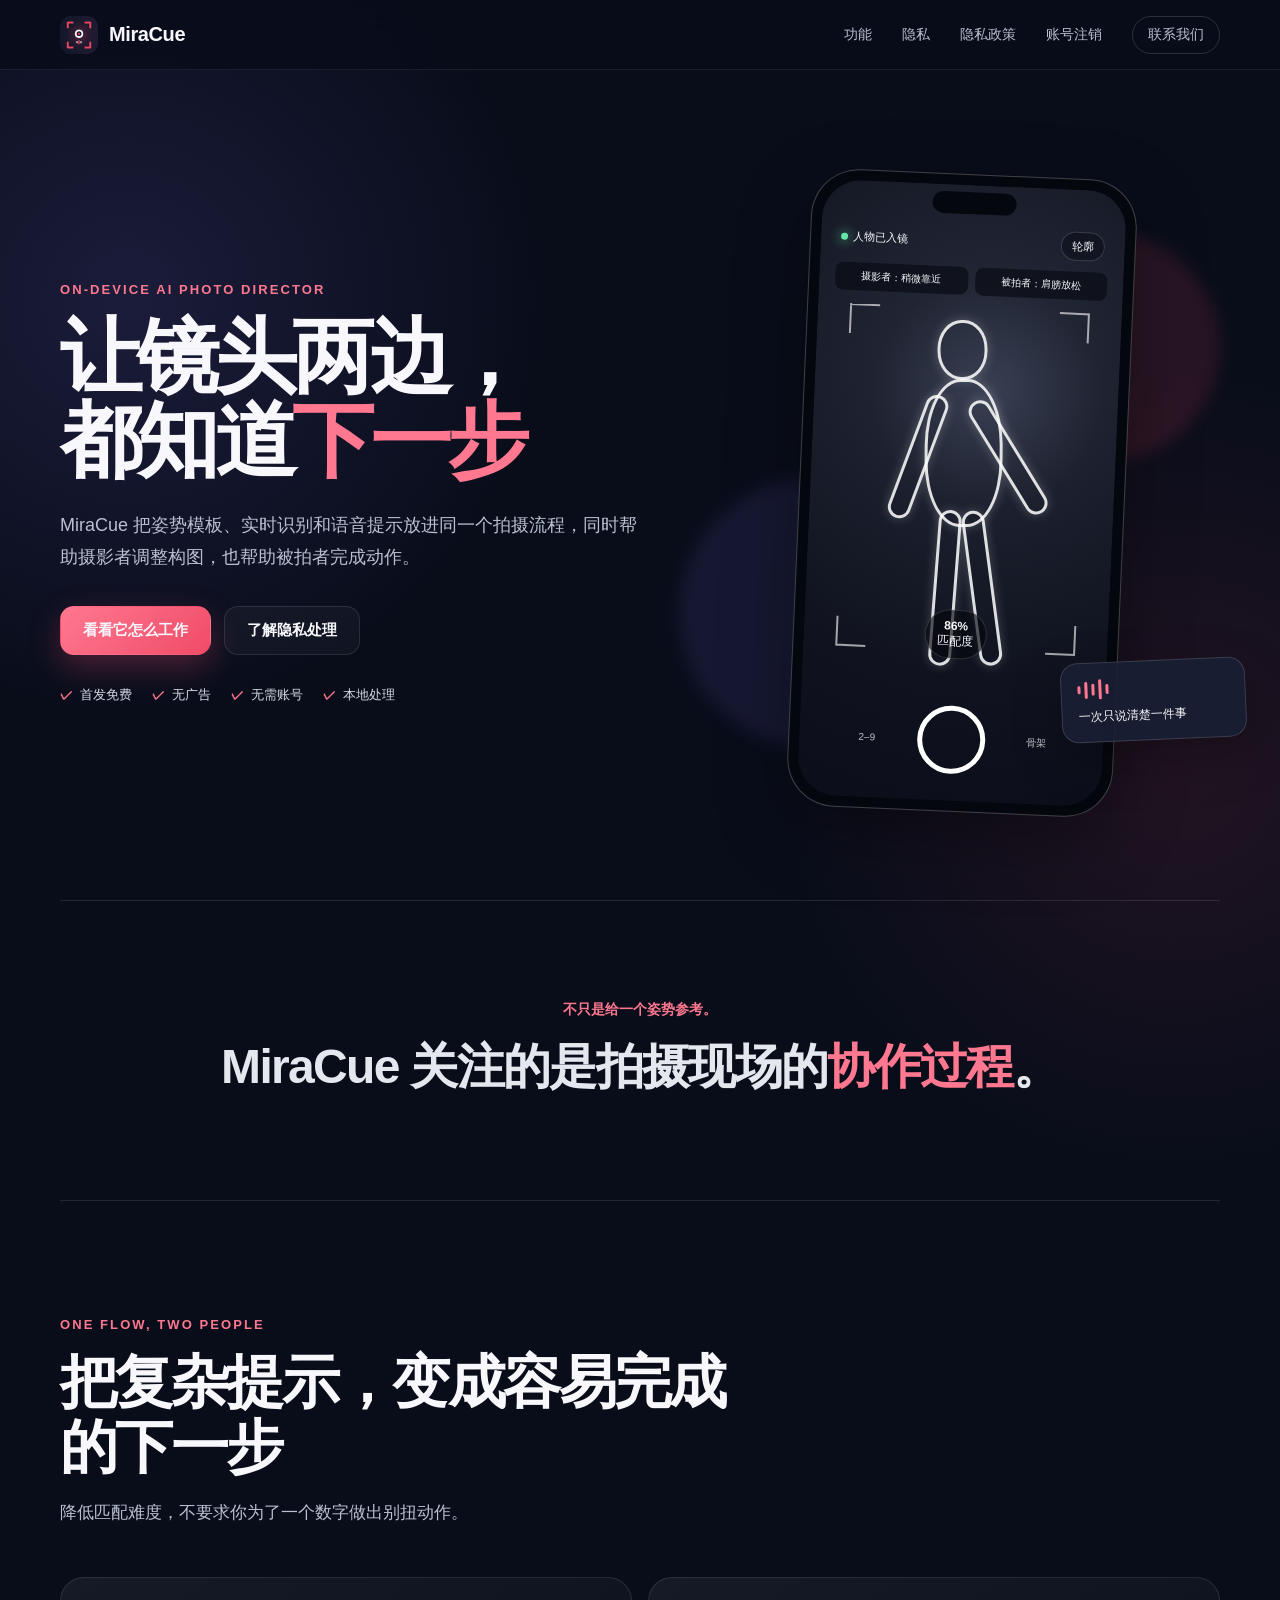
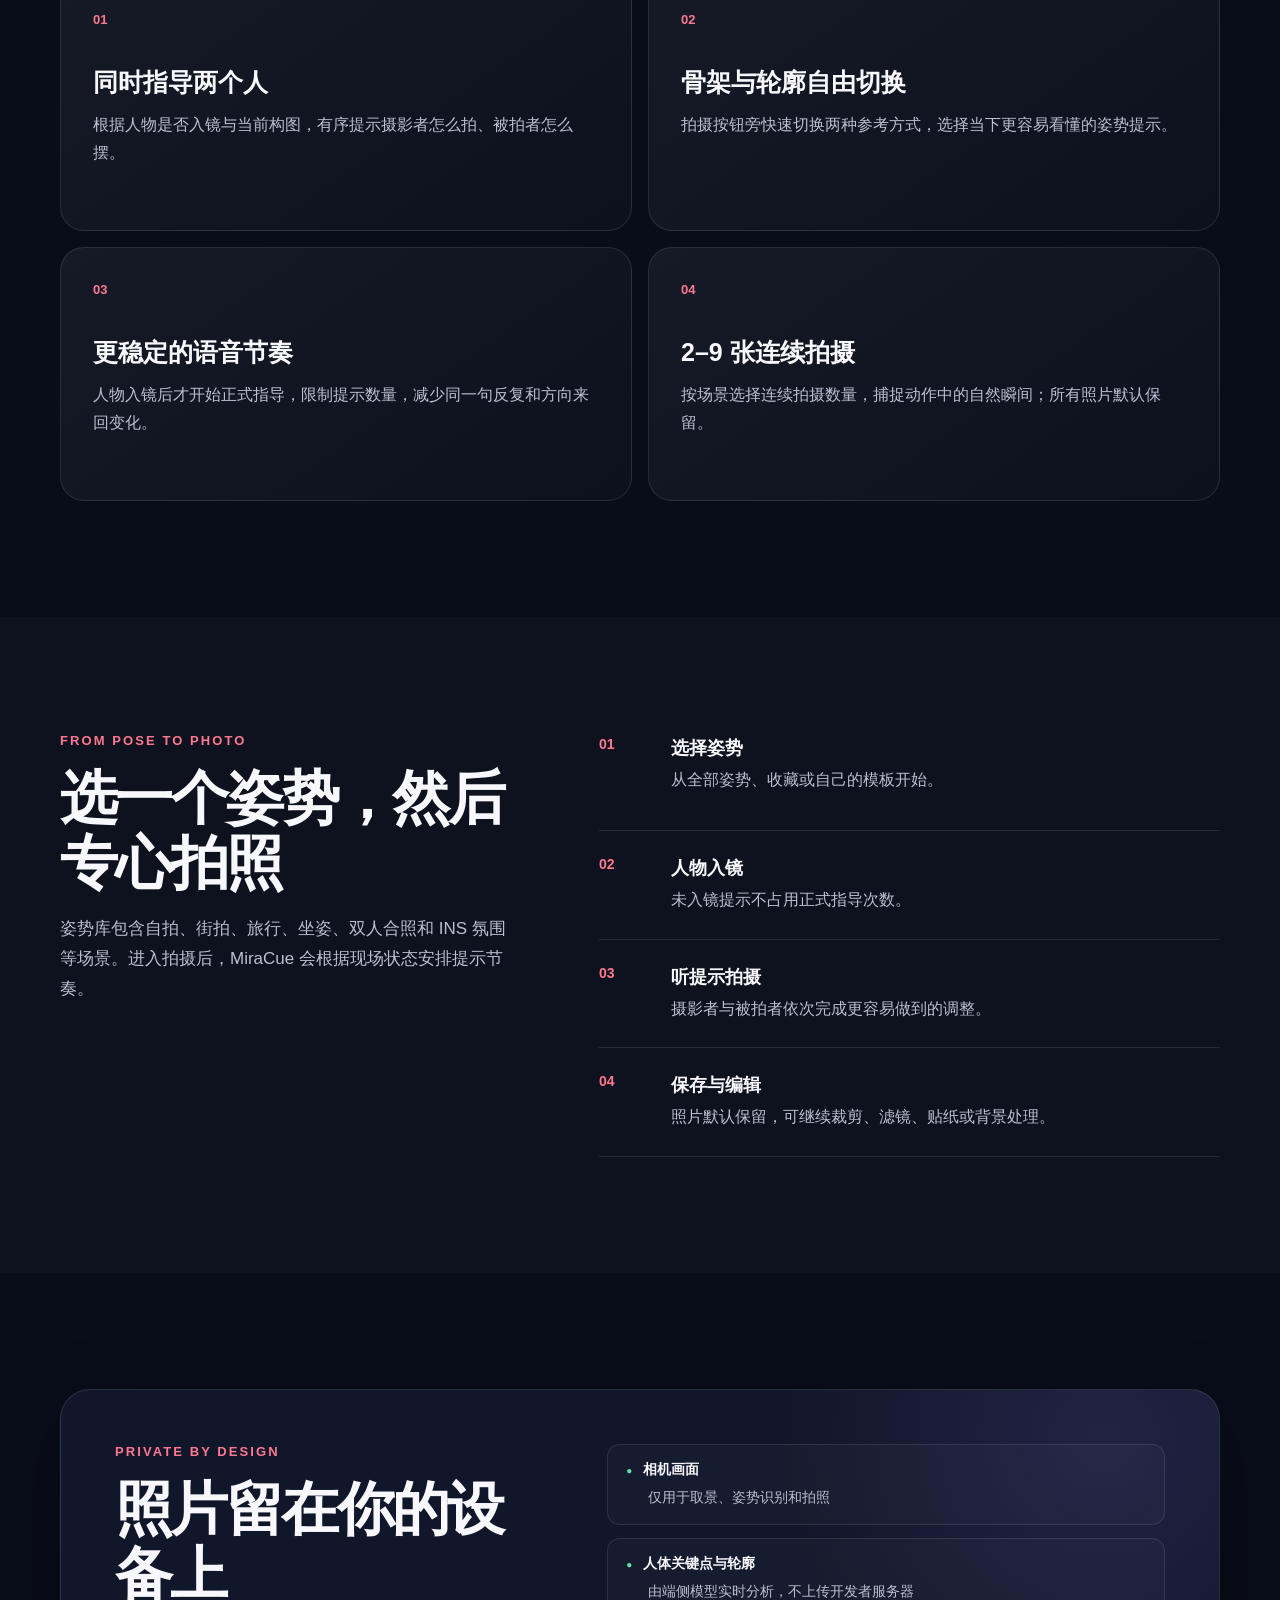
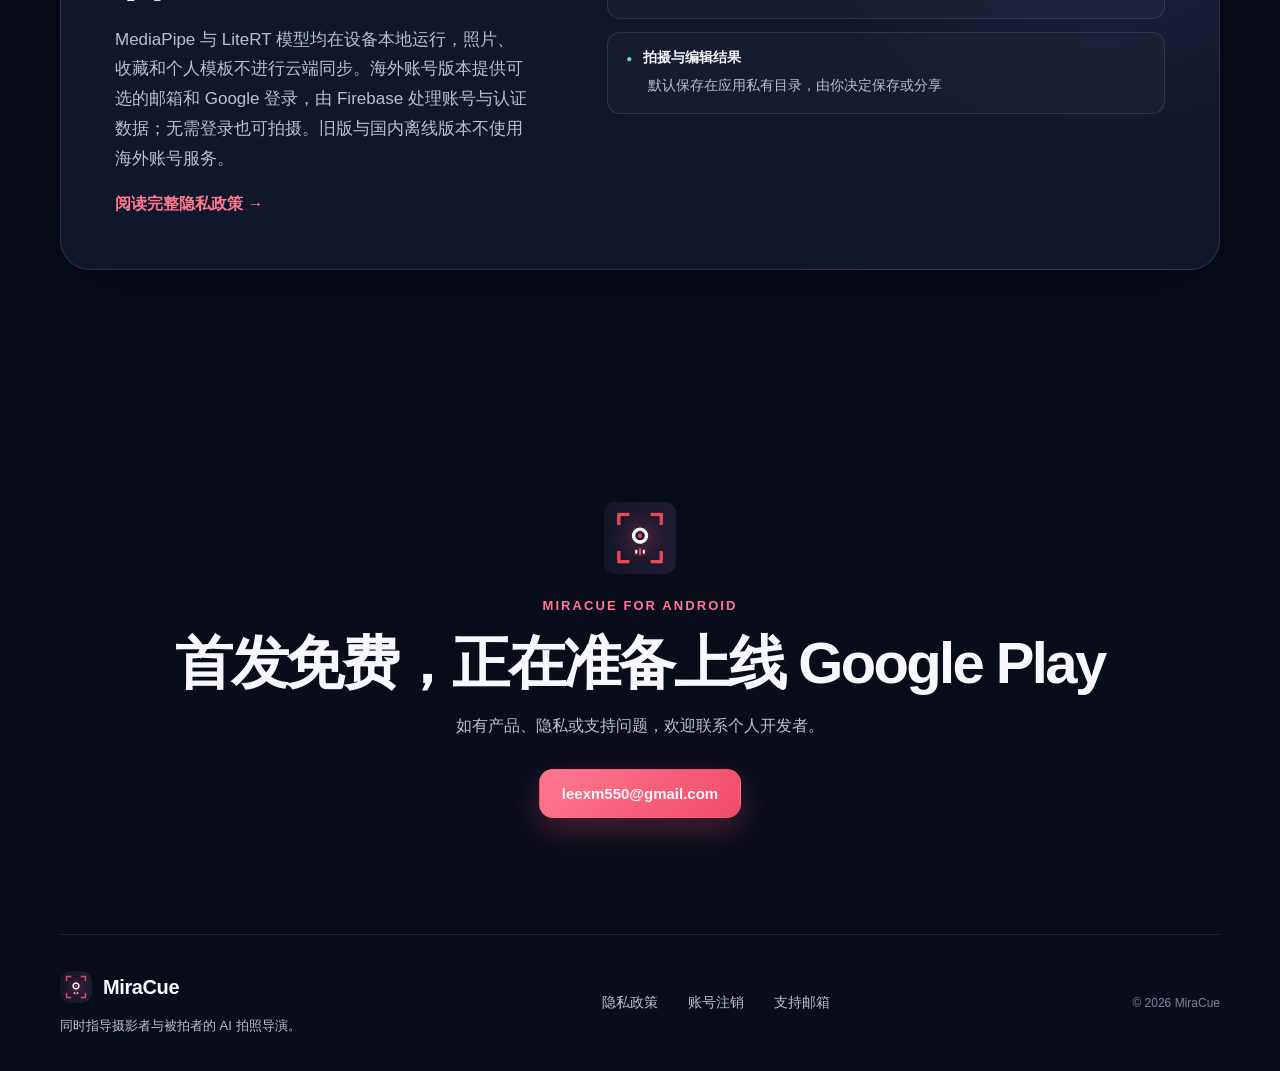
<file: index.html>
<!doctype html>
<html lang="zh-CN">
  <head>
    <meta name="google-site-verification" content="ThjSZe44fZRHUbdJ4_C7mux1z_zMEKdlXAdRbtYBwYU" />
    <meta charset="utf-8" />
    <meta name="viewport" content="width=device-width, initial-scale=1" />
    <title>MiraCue｜让镜头两边，都知道下一步</title>
    <meta name="description" content="同时指导摄影者与被拍者的 Android AI 拍照导演。语音、骨架与轮廓引导，照片和姿态分析均在设备本地处理。" />
    <meta property="og:title" content="MiraCue｜让镜头两边，都知道下一步" />
    <meta property="og:description" content="同时帮助摄影者调整构图，也帮助被拍者完成动作。" />
    <meta property="og:image" content="https://leexm220.github.io/miracue-site/og.png" />
    <meta property="og:type" content="website" />
    <link rel="icon" href="./icon.png" />
    <link rel="stylesheet" href="./styles.css" />
  </head>
  <body>
    <header class="site-header">
      <a class="brand" href="./" aria-label="MiraCue 首页">
        <img src="./icon.png" width="38" height="38" alt="" />
        <span>MiraCue</span>
      </a>
      <nav aria-label="主要导航">
        <a href="#features">功能</a>
        <a href="#privacy">隐私</a>
        <a href="./privacy.html">隐私政策</a>
        <a href="./account-deletion.html">账号注销</a>
        <a class="nav-contact" href="mailto:leexm550@gmail.com">联系我们</a>
      </nav>
    </header>

    <main>
      <section class="hero shell" aria-labelledby="hero-title">
        <div class="hero-copy">
          <p class="eyebrow">ON-DEVICE AI PHOTO DIRECTOR</p>
          <h1 id="hero-title">让镜头两边，<br />都知道<span>下一步</span></h1>
          <p class="hero-lead">MiraCue 把姿势模板、实时识别和语音提示放进同一个拍摄流程，同时帮助摄影者调整构图，也帮助被拍者完成动作。</p>
          <div class="hero-actions">
            <a class="button button-primary" href="#features">看看它怎么工作</a>
            <a class="button button-secondary" href="./privacy.html">了解隐私处理</a>
          </div>
          <ul class="trust-list" aria-label="产品特点">
            <li>首发免费</li><li>无广告</li><li>无需账号</li><li>本地处理</li>
          </ul>
        </div>

        <div class="hero-visual" aria-label="MiraCue 拍摄引导界面示意">
          <div class="visual-glow visual-glow-coral"></div>
          <div class="visual-glow visual-glow-violet"></div>
          <div class="phone">
            <div class="phone-speaker"></div>
            <div class="camera-ui">
              <div class="camera-status"><span><i></i>人物已入镜</span><b>轮廓</b></div>
              <div class="role-guides"><span>摄影者：稍微靠近</span><span>被拍者：肩膀放松</span></div>
              <div class="pose-stage">
                <i class="frame-corner corner-tl"></i><i class="frame-corner corner-tr"></i>
                <i class="frame-corner corner-bl"></i><i class="frame-corner corner-br"></i>
                <div class="silhouette" aria-hidden="true">
                  <i class="silhouette-head"></i><i class="silhouette-body"></i>
                  <i class="silhouette-arm arm-left"></i><i class="silhouette-arm arm-right"></i>
                  <i class="silhouette-leg leg-left"></i><i class="silhouette-leg leg-right"></i>
                </div>
                <div class="match-score"><strong>86%</strong><span>匹配度</span></div>
              </div>
              <div class="camera-controls"><span>2–9</span><i class="shutter"></i><span>骨架</span></div>
            </div>
          </div>
          <div class="voice-card"><div class="voice-bars"><i></i><i></i><i></i><i></i><i></i></div><p>一次只说清楚一件事</p></div>
        </div>
      </section>

      <section class="manifesto shell">
        <p>不只是给一个姿势参考。</p>
        <h2>MiraCue 关注的是拍摄现场的<span>协作过程</span>。</h2>
      </section>

      <section class="features-section shell" id="features">
        <div class="section-heading">
          <p class="eyebrow">ONE FLOW, TWO PEOPLE</p>
          <h2>把复杂提示，变成容易完成的下一步</h2>
          <p>降低匹配难度，不要求你为了一个数字做出别扭动作。</p>
        </div>
        <div class="feature-grid">
          <article class="feature-card"><span>01</span><h3>同时指导两个人</h3><p>根据人物是否入镜与当前构图，有序提示摄影者怎么拍、被拍者怎么摆。</p></article>
          <article class="feature-card"><span>02</span><h3>骨架与轮廓自由切换</h3><p>拍摄按钮旁快速切换两种参考方式，选择当下更容易看懂的姿势提示。</p></article>
          <article class="feature-card"><span>03</span><h3>更稳定的语音节奏</h3><p>人物入镜后才开始正式指导，限制提示数量，减少同一句反复和方向来回变化。</p></article>
          <article class="feature-card"><span>04</span><h3>2–9 张连续拍摄</h3><p>按场景选择连续拍摄数量，捕捉动作中的自然瞬间；所有照片默认保留。</p></article>
        </div>
      </section>

      <section class="workflow-section">
        <div class="shell workflow-grid">
          <div class="workflow-copy">
            <p class="eyebrow">FROM POSE TO PHOTO</p>
            <h2>选一个姿势，然后专心拍照</h2>
            <p>姿势库包含自拍、街拍、旅行、坐姿、双人合照和 INS 氛围等场景。进入拍摄后，MiraCue 会根据现场状态安排提示节奏。</p>
          </div>
          <ol class="workflow-list">
            <li><span>01</span><div><strong>选择姿势</strong><p>从全部姿势、收藏或自己的模板开始。</p></div></li>
            <li><span>02</span><div><strong>人物入镜</strong><p>未入镜提示不占用正式指导次数。</p></div></li>
            <li><span>03</span><div><strong>听提示拍摄</strong><p>摄影者与被拍者依次完成更容易做到的调整。</p></div></li>
            <li><span>04</span><div><strong>保存与编辑</strong><p>照片默认保留，可继续裁剪、滤镜、贴纸或背景处理。</p></div></li>
          </ol>
        </div>
      </section>

      <section class="privacy-section shell" id="privacy">
        <div class="privacy-card">
          <div class="privacy-copy">
            <p class="eyebrow">PRIVATE BY DESIGN</p>
            <h2>照片留在你的设备上</h2>
            <p>MediaPipe 与 LiteRT 模型均在设备本地运行，照片、收藏和个人模板不进行云端同步。海外账号版本提供可选的邮箱和 Google 登录，由 Firebase 处理账号与认证数据；无需登录也可拍摄。旧版与国内离线版本不使用海外账号服务。</p>
            <a class="text-link" href="./privacy.html">阅读完整隐私政策 →</a>
          </div>
          <dl class="privacy-list">
            <div><dt>相机画面</dt><dd>仅用于取景、姿势识别和拍照</dd></div>
            <div><dt>人体关键点与轮廓</dt><dd>由端侧模型实时分析，不上传开发者服务器</dd></div>
            <div><dt>拍摄与编辑结果</dt><dd>默认保存在应用私有目录，由你决定保存或分享</dd></div>
          </dl>
        </div>
      </section>

      <section class="closing shell">
        <img src="./icon.png" width="72" height="72" alt="" />
        <p class="eyebrow">MIRACUE FOR ANDROID</p>
        <h2>首发免费，正在准备上线 Google Play</h2>
        <p>如有产品、隐私或支持问题，欢迎联系个人开发者。</p>
        <a class="button button-primary" href="mailto:leexm550@gmail.com">leexm550@gmail.com</a>
      </section>
    </main>

    <footer class="site-footer shell">
      <div><a class="brand" href="./"><img src="./icon.png" width="32" height="32" alt="" /><span>MiraCue</span></a><p>同时指导摄影者与被拍者的 AI 拍照导演。</p></div>
      <div class="footer-links"><a href="./privacy.html">隐私政策</a><a href="./account-deletion.html">账号注销</a><a href="mailto:leexm550@gmail.com">支持邮箱</a></div>
      <p class="copyright">© 2026 MiraCue</p>
    </footer>
  </body>
</html>
</file>
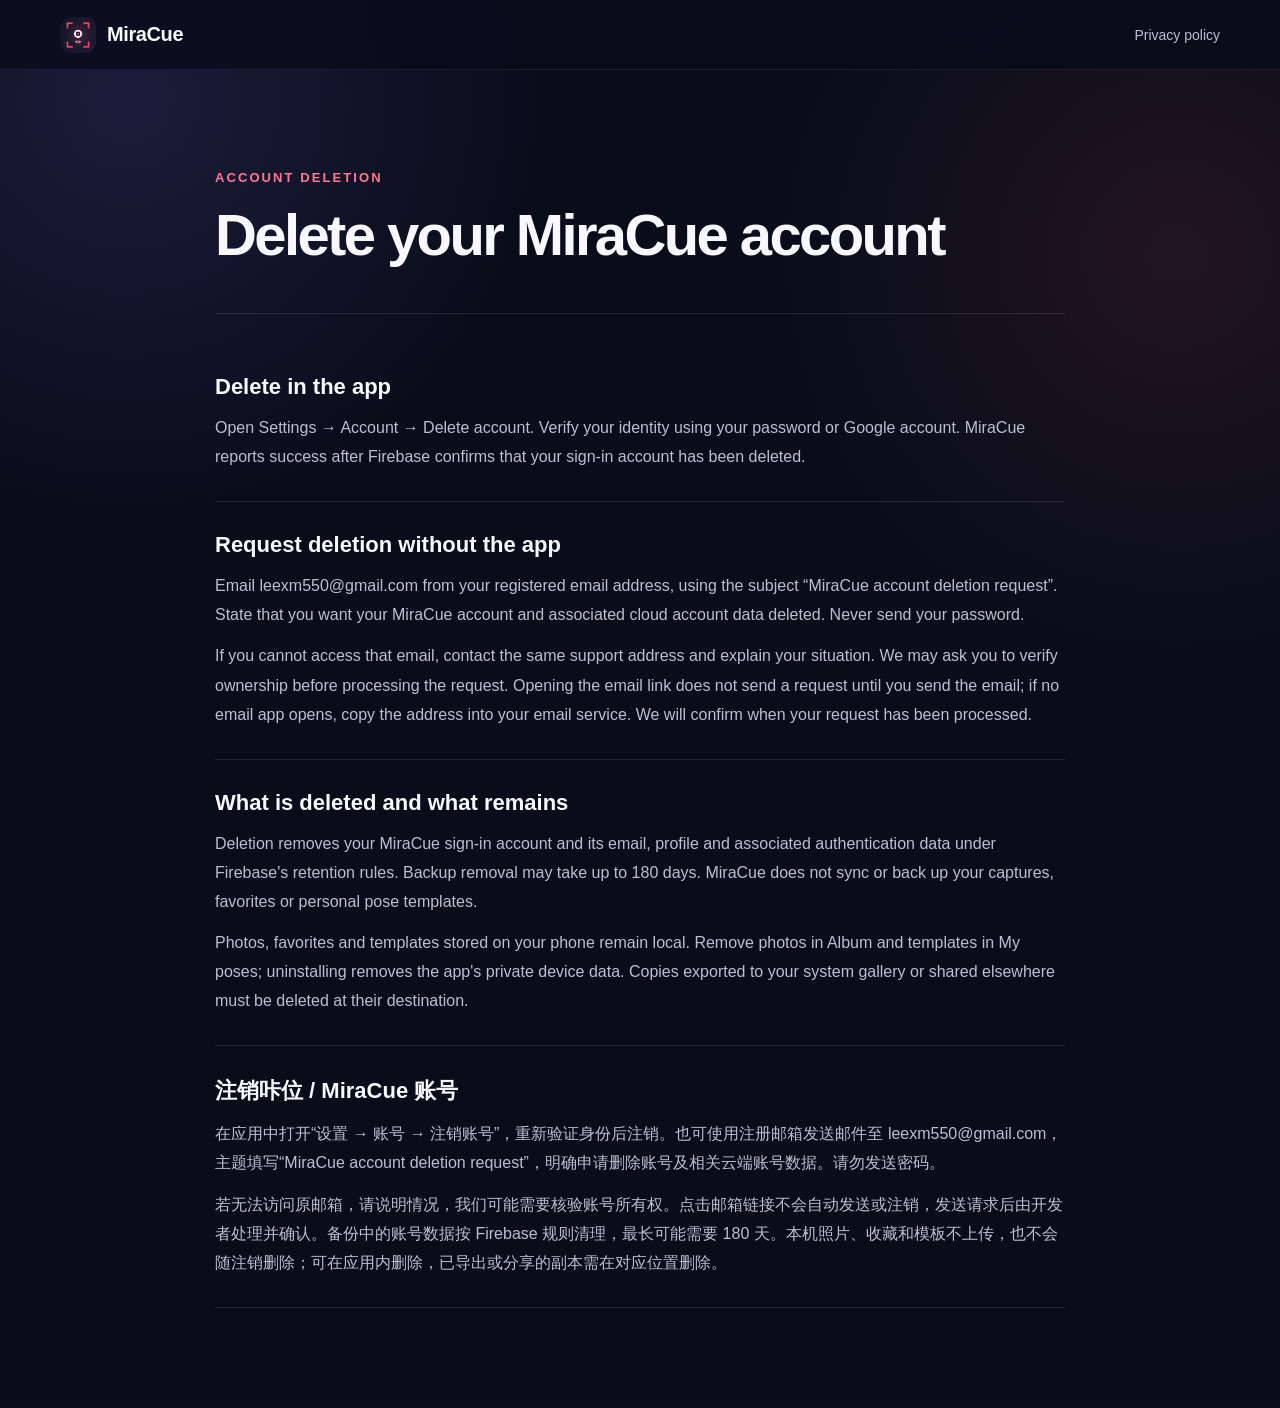
<file: account-deletion.html>
<!doctype html>
<html lang="en">
<head><meta charset="utf-8"><meta name="viewport" content="width=device-width, initial-scale=1"><title>MiraCue — Delete your account</title><link rel="icon" href="./icon.png"><link rel="stylesheet" href="./styles.css"></head>
<body class="policy-page">
<header class="site-header policy-header"><a class="brand" href="./"><img src="./icon.png" width="36" height="36" alt=""><span>MiraCue</span></a><a class="back-link" href="./privacy.html">Privacy policy</a></header>
<main class="policy-shell"><header class="policy-hero"><p class="eyebrow">ACCOUNT DELETION</p><h1>Delete your MiraCue account</h1></header>
<div class="policy-content">
<section><h2>Delete in the app</h2><p>Open Settings → Account → Delete account. Verify your identity using your password or Google account. MiraCue reports success after Firebase confirms that your sign-in account has been deleted.</p></section>
<section><h2>Request deletion without the app</h2><p>Email <a href="mailto:leexm550@gmail.com?subject=MiraCue%20account%20deletion%20request">leexm550@gmail.com</a> from your registered email address, using the subject “MiraCue account deletion request”. State that you want your MiraCue account and associated cloud account data deleted. Never send your password.</p><p>If you cannot access that email, contact the same support address and explain your situation. We may ask you to verify ownership before processing the request. Opening the email link does not send a request until you send the email; if no email app opens, copy the address into your email service. We will confirm when your request has been processed.</p></section>
<section><h2>What is deleted and what remains</h2><p>Deletion removes your MiraCue sign-in account and its email, profile and associated authentication data under Firebase's retention rules. Backup removal may take up to 180 days. MiraCue does not sync or back up your captures, favorites or personal pose templates.</p><p>Photos, favorites and templates stored on your phone remain local. Remove photos in Album and templates in My poses; uninstalling removes the app's private device data. Copies exported to your system gallery or shared elsewhere must be deleted at their destination.</p></section>
<section lang="zh-CN"><h2>注销咔位 / MiraCue 账号</h2><p>在应用中打开“设置 → 账号 → 注销账号”，重新验证身份后注销。也可使用注册邮箱发送邮件至 <a href="mailto:leexm550@gmail.com?subject=MiraCue%20account%20deletion%20request">leexm550@gmail.com</a>，主题填写“MiraCue account deletion request”，明确申请删除账号及相关云端账号数据。请勿发送密码。</p><p>若无法访问原邮箱，请说明情况，我们可能需要核验账号所有权。点击邮箱链接不会自动发送或注销，发送请求后由开发者处理并确认。备份中的账号数据按 Firebase 规则清理，最长可能需要 180 天。本机照片、收藏和模板不上传，也不会随注销删除；可在应用内删除，已导出或分享的副本需在对应位置删除。</p></section>
</div></main></body></html>
</file>
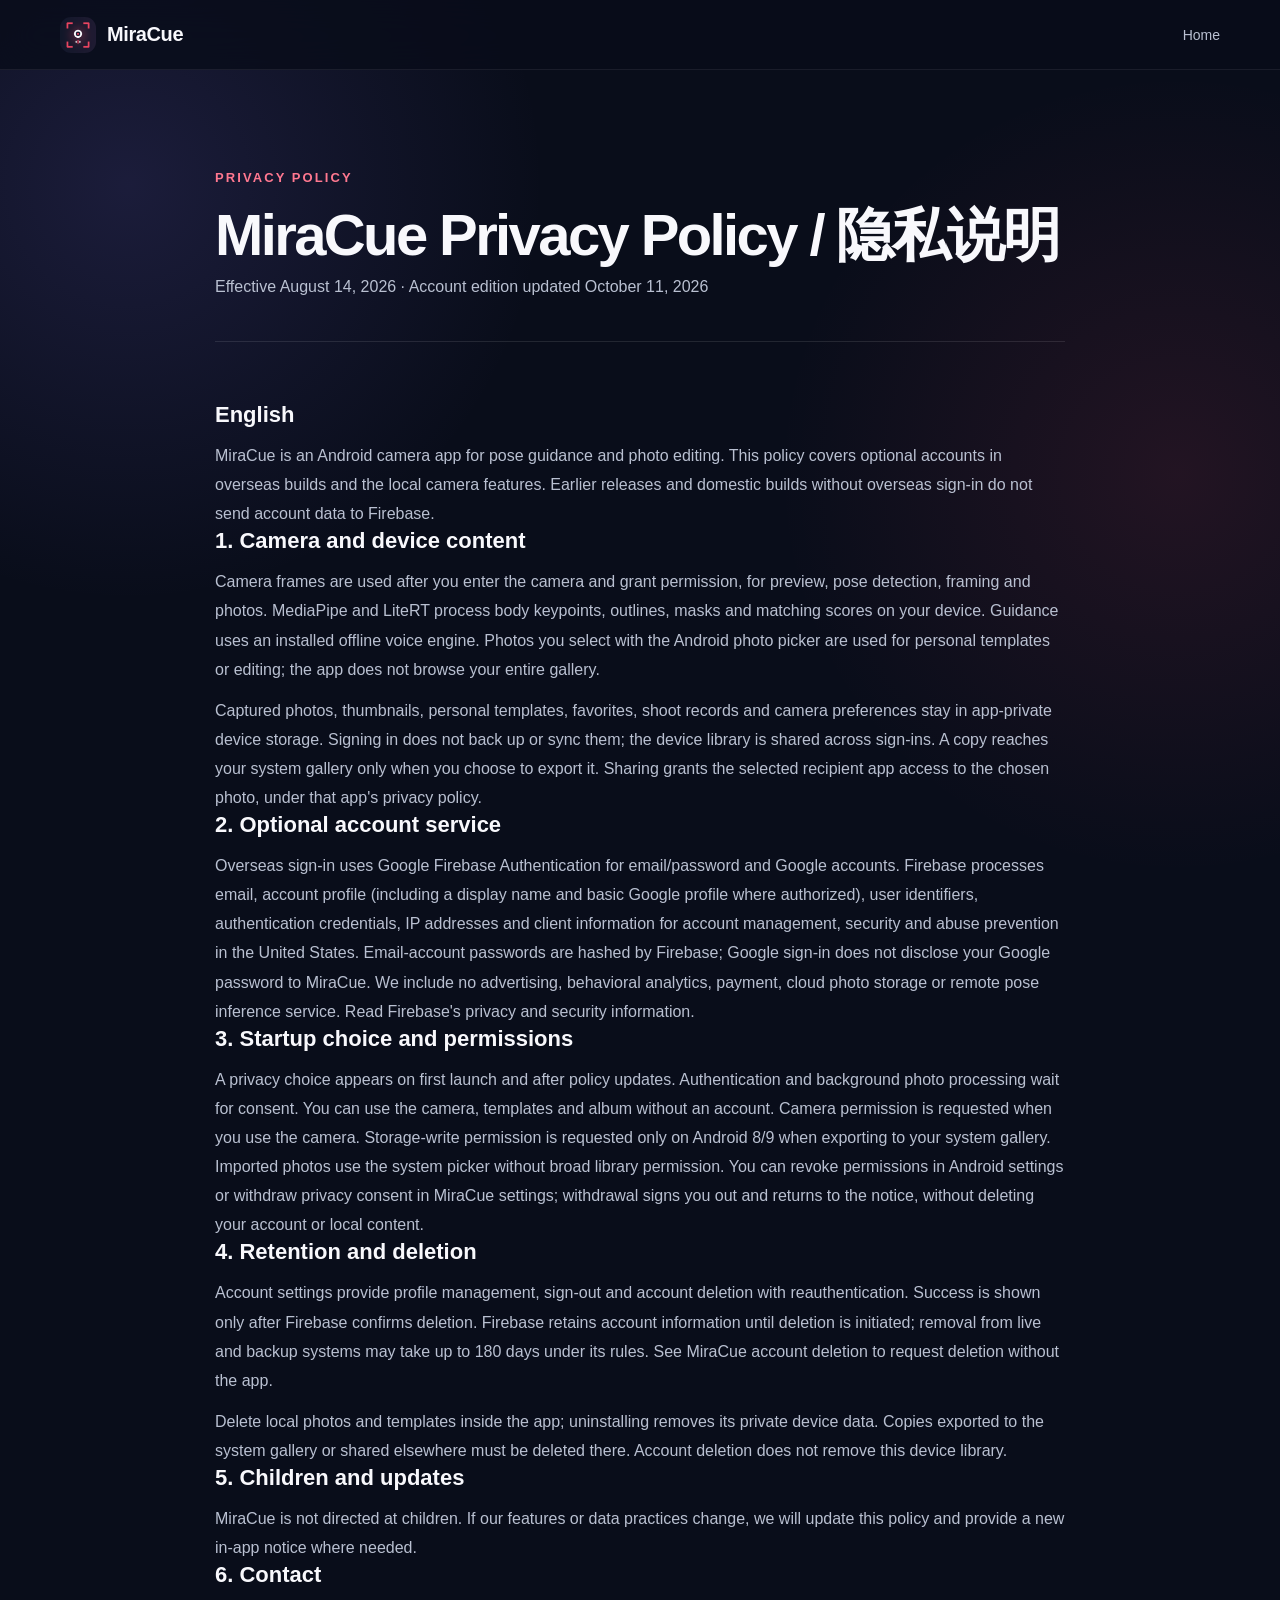
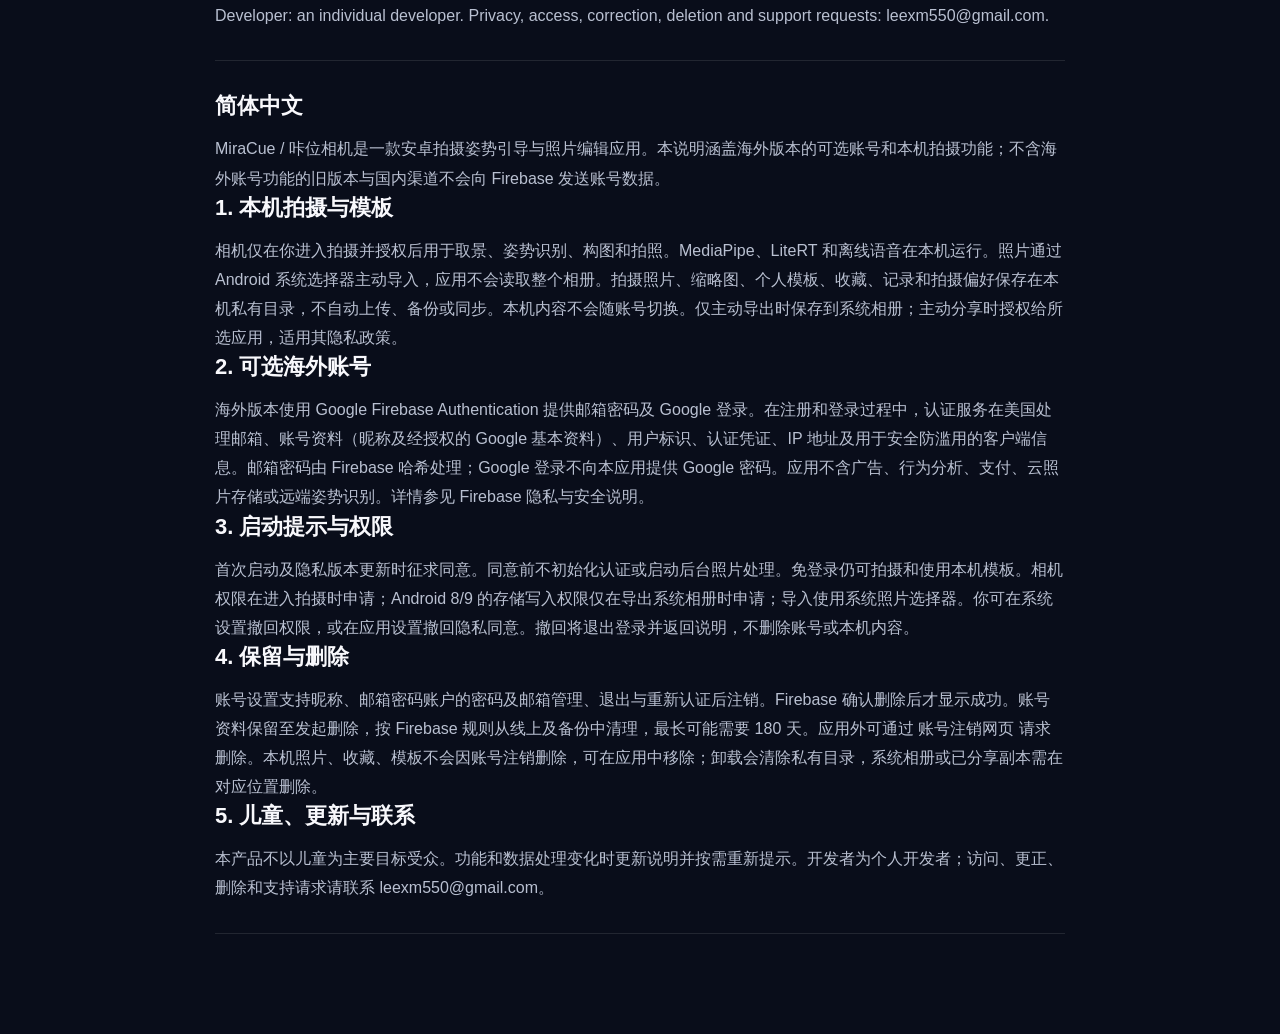
<file: privacy.html>
<!doctype html>
<html lang="en">
<head><meta charset="utf-8"><meta name="viewport" content="width=device-width, initial-scale=1"><title>MiraCue Privacy Policy / 隐私说明</title><link rel="icon" href="./icon.png"><link rel="stylesheet" href="./styles.css"></head>
<body class="policy-page"><header class="site-header policy-header"><a class="brand" href="./"><img src="./icon.png" width="36" height="36" alt=""><span>MiraCue</span></a><a class="back-link" href="./">Home</a></header>
<article class="policy-shell"><header class="policy-hero"><p class="eyebrow">PRIVACY POLICY</p><h1>MiraCue Privacy Policy / 隐私说明</h1><p>Effective August 14, 2026 · Account edition updated October 11, 2026</p></header><div class="policy-content">
<section lang="en"><h2>English</h2><p>MiraCue is an Android camera app for pose guidance and photo editing. This policy covers optional accounts in overseas builds and the local camera features. Earlier releases and domestic builds without overseas sign-in do not send account data to Firebase.</p>
<h2>1. Camera and device content</h2><p>Camera frames are used after you enter the camera and grant permission, for preview, pose detection, framing and photos. MediaPipe and LiteRT process body keypoints, outlines, masks and matching scores on your device. Guidance uses an installed offline voice engine. Photos you select with the Android photo picker are used for personal templates or editing; the app does not browse your entire gallery.</p><p>Captured photos, thumbnails, personal templates, favorites, shoot records and camera preferences stay in app-private device storage. Signing in does not back up or sync them; the device library is shared across sign-ins. A copy reaches your system gallery only when you choose to export it. Sharing grants the selected recipient app access to the chosen photo, under that app's privacy policy.</p>
<h2>2. Optional account service</h2><p>Overseas sign-in uses Google Firebase Authentication for email/password and Google accounts. Firebase processes email, account profile (including a display name and basic Google profile where authorized), user identifiers, authentication credentials, IP addresses and client information for account management, security and abuse prevention in the United States. Email-account passwords are hashed by Firebase; Google sign-in does not disclose your Google password to MiraCue. We include no advertising, behavioral analytics, payment, cloud photo storage or remote pose inference service. Read <a href="https://firebase.google.com/support/privacy">Firebase's privacy and security information</a>.</p>
<h2>3. Startup choice and permissions</h2><p>A privacy choice appears on first launch and after policy updates. Authentication and background photo processing wait for consent. You can use the camera, templates and album without an account. Camera permission is requested when you use the camera. Storage-write permission is requested only on Android 8/9 when exporting to your system gallery. Imported photos use the system picker without broad library permission. You can revoke permissions in Android settings or withdraw privacy consent in MiraCue settings; withdrawal signs you out and returns to the notice, without deleting your account or local content.</p>
<h2>4. Retention and deletion</h2><p>Account settings provide profile management, sign-out and account deletion with reauthentication. Success is shown only after Firebase confirms deletion. Firebase retains account information until deletion is initiated; removal from live and backup systems may take up to 180 days under its rules. See <a href="./account-deletion.html">MiraCue account deletion</a> to request deletion without the app.</p><p>Delete local photos and templates inside the app; uninstalling removes its private device data. Copies exported to the system gallery or shared elsewhere must be deleted there. Account deletion does not remove this device library.</p>
<h2>5. Children and updates</h2><p>MiraCue is not directed at children. If our features or data practices change, we will update this policy and provide a new in-app notice where needed.</p>
<h2>6. Contact</h2><p>Developer: an individual developer. Privacy, access, correction, deletion and support requests: <a href="mailto:leexm550@gmail.com">leexm550@gmail.com</a>.</p></section>
<section lang="zh-CN"><h2>简体中文</h2><p>MiraCue / 咔位相机是一款安卓拍摄姿势引导与照片编辑应用。本说明涵盖海外版本的可选账号和本机拍摄功能；不含海外账号功能的旧版本与国内渠道不会向 Firebase 发送账号数据。</p>
<h2>1. 本机拍摄与模板</h2><p>相机仅在你进入拍摄并授权后用于取景、姿势识别、构图和拍照。MediaPipe、LiteRT 和离线语音在本机运行。照片通过 Android 系统选择器主动导入，应用不会读取整个相册。拍摄照片、缩略图、个人模板、收藏、记录和拍摄偏好保存在本机私有目录，不自动上传、备份或同步。本机内容不会随账号切换。仅主动导出时保存到系统相册；主动分享时授权给所选应用，适用其隐私政策。</p>
<h2>2. 可选海外账号</h2><p>海外版本使用 Google Firebase Authentication 提供邮箱密码及 Google 登录。在注册和登录过程中，认证服务在美国处理邮箱、账号资料（昵称及经授权的 Google 基本资料）、用户标识、认证凭证、IP 地址及用于安全防滥用的客户端信息。邮箱密码由 Firebase 哈希处理；Google 登录不向本应用提供 Google 密码。应用不含广告、行为分析、支付、云照片存储或远端姿势识别。详情参见 <a href="https://firebase.google.com/support/privacy">Firebase 隐私与安全说明</a>。</p>
<h2>3. 启动提示与权限</h2><p>首次启动及隐私版本更新时征求同意。同意前不初始化认证或启动后台照片处理。免登录仍可拍摄和使用本机模板。相机权限在进入拍摄时申请；Android 8/9 的存储写入权限仅在导出系统相册时申请；导入使用系统照片选择器。你可在系统设置撤回权限，或在应用设置撤回隐私同意。撤回将退出登录并返回说明，不删除账号或本机内容。</p>
<h2>4. 保留与删除</h2><p>账号设置支持昵称、邮箱密码账户的密码及邮箱管理、退出与重新认证后注销。Firebase 确认删除后才显示成功。账号资料保留至发起删除，按 Firebase 规则从线上及备份中清理，最长可能需要 180 天。应用外可通过 <a href="./account-deletion.html">账号注销网页</a> 请求删除。本机照片、收藏、模板不会因账号注销删除，可在应用中移除；卸载会清除私有目录，系统相册或已分享副本需在对应位置删除。</p>
<h2>5. 儿童、更新与联系</h2><p>本产品不以儿童为主要目标受众。功能和数据处理变化时更新说明并按需重新提示。开发者为个人开发者；访问、更正、删除和支持请求请联系 <a href="mailto:leexm550@gmail.com">leexm550@gmail.com</a>。</p></section>
</div></article></body></html>
</file>
<file: styles.css>
:root{--ink:#f8f8fc;--muted:#b9c0d1;--night:#090d1a;--soft:#11172a;--line:rgba(255,255,255,.1);--coral:#f04b67;--coral-light:#ff7890;--violet:#7568da;--shadow:0 24px 70px rgba(0,0,0,.34)}
*{box-sizing:border-box}html{scroll-behavior:smooth}body{margin:0;color:var(--ink);background:radial-gradient(circle at 10% 7%,rgba(117,104,218,.17),transparent 26rem),radial-gradient(circle at 92% 18%,rgba(240,75,103,.11),transparent 25rem),var(--night);font-family:Arial,"PingFang SC","Microsoft YaHei",sans-serif;-webkit-font-smoothing:antialiased}a{color:inherit;text-decoration:none}.shell{width:min(1160px,calc(100% - 48px));margin:0 auto}
.site-header{position:sticky;z-index:50;top:0;width:100%;min-height:70px;margin:0;padding:0 max(24px,calc((100vw - 1160px)/2));display:flex;align-items:center;justify-content:space-between;gap:28px;border-bottom:1px solid rgba(255,255,255,.07);background:rgba(9,13,26,.82);backdrop-filter:blur(18px)}.brand{display:inline-flex;align-items:center;gap:11px;font-size:20px;font-weight:800;letter-spacing:-.02em}.brand img,.closing img{border-radius:11px}.site-header nav,.footer-links{display:flex;align-items:center;gap:30px}.site-header nav a,.footer-links a{color:var(--muted);font-size:14px}.site-header nav a:hover,.footer-links a:hover,.text-link:hover,.back-link:hover{color:#fff}.nav-contact{padding:9px 15px;border:1px solid rgba(255,255,255,.14);border-radius:999px}
.hero{min-height:calc(100svh - 70px);padding:80px 0 64px;display:grid;grid-template-columns:minmax(0,1.06fr) minmax(360px,.94fr);align-items:center;gap:62px}.eyebrow{margin:0 0 18px;color:var(--coral-light);font-size:13px;font-weight:800;letter-spacing:.16em;text-transform:uppercase}.hero h1{max-width:680px;margin:0;font-size:clamp(46px,6.4vw,82px);line-height:1.03;letter-spacing:-.055em}.hero h1 span{color:var(--coral-light)}.hero-lead{max-width:620px;margin:25px 0 0;color:var(--muted);font-size:18px;line-height:1.82}.hero-actions{display:flex;flex-wrap:wrap;gap:13px;margin-top:32px}.button{min-height:49px;padding:0 22px;display:inline-flex;align-items:center;justify-content:center;border:1px solid var(--line);border-radius:14px;font-size:15px;font-weight:750;transition:transform .18s ease}.button:hover{transform:translateY(-2px)}.button-primary{border-color:transparent;background:linear-gradient(135deg,var(--coral-light),var(--coral));box-shadow:0 12px 32px rgba(240,75,103,.28)}.button-secondary{background:rgba(255,255,255,.035)}.trust-list{margin:31px 0 0;padding:0;display:flex;flex-wrap:wrap;gap:10px 20px;list-style:none;color:#d6dae6;font-size:13px}.trust-list li:before{content:"✓";margin-right:7px;color:var(--coral-light);font-weight:900}
.hero-visual{position:relative;min-height:650px;display:grid;place-items:center}.visual-glow{position:absolute;border-radius:50%;filter:blur(8px);opacity:.75}.visual-glow-coral{width:230px;height:230px;right:0;top:64px;background:rgba(240,75,103,.18)}.visual-glow-violet{width:270px;height:270px;left:-25px;bottom:70px;background:rgba(117,104,218,.17)}.phone{position:relative;z-index:3;width:326px;height:638px;padding:10px;overflow:hidden;border:1px solid rgba(255,255,255,.23);border-radius:48px;background:#05070e;box-shadow:var(--shadow);transform:rotate(2.5deg)}.phone-speaker{position:absolute;z-index:8;width:84px;height:22px;left:50%;top:17px;border-radius:999px;background:#05070e;transform:translateX(-50%)}.camera-ui{position:relative;width:100%;height:100%;overflow:hidden;border-radius:39px;background:linear-gradient(rgba(11,14,26,.25),rgba(11,14,26,.65)),radial-gradient(circle at 57% 34%,#576077 0,#2b3040 26%,#161a26 64%,#0d101b 100%)}.camera-status{position:absolute;z-index:4;top:42px;left:20px;right:20px;display:flex;align-items:center;justify-content:space-between;font-size:11px}.camera-status i{display:inline-block;width:7px;height:7px;margin-right:5px;border-radius:50%;background:#63e6a7;box-shadow:0 0 12px #63e6a7}.camera-status b{padding:6px 10px;border:1px solid rgba(255,255,255,.16);border-radius:999px;background:rgba(5,7,14,.38);font-weight:400}.role-guides{position:absolute;z-index:5;top:82px;left:16px;right:16px;display:grid;grid-template-columns:1fr 1fr;gap:7px}.role-guides span{padding:7px 8px;border-radius:8px;background:rgba(8,11,20,.68);font-size:10px;text-align:center}.pose-stage{position:absolute;inset:123px 32px 150px}.frame-corner{position:absolute;width:30px;height:30px;border-color:rgba(255,255,255,.62);border-style:solid}.corner-tl{top:0;left:0;border-width:2px 0 0 2px}.corner-tr{top:0;right:0;border-width:2px 2px 0 0}.corner-bl{bottom:0;left:0;border-width:0 0 2px 2px}.corner-br{right:0;bottom:0;border-width:0 2px 2px 0}.silhouette{position:absolute;width:134px;height:330px;left:50%;top:12px;transform:translateX(-50%) rotate(-2deg)}.silhouette i{position:absolute;display:block;border:3px solid rgba(255,255,255,.86);box-shadow:0 0 11px rgba(255,255,255,.22)}.silhouette-head{width:50px;height:60px;left:41px;top:0;border-radius:48%}.silhouette-body{width:78px;height:148px;left:29px;top:59px;border-radius:45%}.silhouette-arm,.silhouette-leg{width:23px;border-radius:999px}.silhouette-arm{height:130px;top:72px}.arm-left{left:11px;transform:rotate(20deg)}.arm-right{right:10px;transform:rotate(-32deg)}.silhouette-leg{height:156px;top:190px}.leg-left{left:39px;transform:rotate(4deg)}.leg-right{right:35px;transform:rotate(-8deg)}.match-score{position:absolute;z-index:6;left:50%;bottom:-8px;padding:8px 12px;border:1px solid rgba(255,255,255,.14);border-radius:999px;background:rgba(5,7,14,.64);font-size:12px;text-align:center;transform:translateX(-50%)}.match-score strong,.match-score span{display:block}.camera-controls{position:absolute;z-index:5;left:21px;right:21px;bottom:27px;display:grid;grid-template-columns:1fr 76px 1fr;align-items:center;text-align:center;color:rgba(255,255,255,.75);font-size:10px}.shutter{width:68px;height:68px;margin:auto;border:5px solid #fff;border-radius:50%}.voice-card{position:absolute;z-index:7;right:-26px;bottom:78px;width:185px;padding:16px;border:1px solid rgba(255,255,255,.14);border-radius:17px;background:rgba(25,31,52,.92);box-shadow:0 18px 50px rgba(0,0,0,.26);transform:rotate(-2.5deg)}.voice-card p{margin:9px 0 0;font-size:12px}.voice-bars{height:20px;display:flex;align-items:center;gap:4px}.voice-bars i{width:3px;border-radius:4px;background:var(--coral-light);animation:pulse 1.1s ease-in-out infinite alternate}.voice-bars i:nth-child(1){height:8px}.voice-bars i:nth-child(2){height:17px}.voice-bars i:nth-child(3){height:12px}.voice-bars i:nth-child(4){height:20px}.voice-bars i:nth-child(5){height:10px}@keyframes pulse{to{transform:scaleY(.45);opacity:.55}}
.manifesto{padding:100px 0;border-top:1px solid var(--line);border-bottom:1px solid var(--line);text-align:center}.manifesto>p{margin:0 0 16px;color:var(--coral-light);font-size:14px;font-weight:800}.manifesto h2{max-width:860px;margin:auto;color:#e5e7ee;font-size:clamp(28px,4vw,48px);line-height:1.35;letter-spacing:-.035em}.manifesto h2 span{color:var(--coral-light)}.features-section,.workflow-section,.privacy-section{padding:116px 0}.section-heading{max-width:720px;margin-bottom:50px}.section-heading h2,.workflow-copy h2,.privacy-copy h2,.closing h2,.policy-hero h1{margin:0;font-size:clamp(35px,5vw,58px);line-height:1.12;letter-spacing:-.045em}.section-heading>p:not(.eyebrow),.workflow-copy>p:not(.eyebrow),.privacy-copy>p:not(.eyebrow){margin:18px 0 0;color:var(--muted);font-size:17px;line-height:1.75}.feature-grid{display:grid;grid-template-columns:repeat(2,1fr);gap:16px}.feature-card{min-height:254px;padding:32px;border:1px solid var(--line);border-radius:24px;background:linear-gradient(145deg,rgba(255,255,255,.055),rgba(255,255,255,.018))}.feature-card>span{color:var(--coral-light);font-size:13px;font-weight:800}.feature-card h3{margin:38px 0 12px;font-size:25px}.feature-card p{margin:0;color:var(--muted);line-height:1.72}.workflow-section{background:rgba(255,255,255,.018)}.workflow-grid,.privacy-card{display:grid;grid-template-columns:.85fr 1.15fr;gap:80px;align-items:start}.workflow-list{margin:0;padding:0;list-style:none}.workflow-list li{position:relative;min-height:98px;padding:3px 0 25px 72px;border-bottom:1px solid var(--line)}.workflow-list li+li{padding-top:25px}.workflow-list li>span{position:absolute;left:0;top:3px;color:var(--coral-light);font-size:14px;font-weight:850}.workflow-list li+li>span{top:25px}.workflow-list strong{display:block;margin-bottom:7px;font-size:18px}.workflow-list li p{margin:0;color:var(--muted);line-height:1.65}.privacy-card{padding:54px;border:1px solid rgba(255,255,255,.11);border-radius:30px;background:radial-gradient(circle at 90% 10%,rgba(117,104,218,.15),transparent 20rem),var(--soft);box-shadow:var(--shadow)}.text-link{display:inline-block;margin-top:21px;color:var(--coral-light);font-weight:800}.privacy-list{margin:0;padding:0;display:grid;gap:13px}.privacy-list>div{padding:16px 18px;border:1px solid var(--line);border-radius:13px;background:rgba(255,255,255,.025)}.privacy-list dt{font-size:14px;font-weight:800}.privacy-list dt:before{content:"●";margin-right:11px;color:#62dfa5;font-size:10px}.privacy-list dd{margin:7px 0 0 22px;color:var(--muted);font-size:14px;line-height:1.6}.closing{padding:116px 24px;text-align:center}.closing .eyebrow{margin-top:20px}.closing p:not(.eyebrow){margin:20px auto 32px;color:var(--muted)}.site-footer{padding:36px 0;display:flex;align-items:center;justify-content:space-between;gap:30px;border-top:1px solid var(--line)}.site-footer>div:first-child>p{margin:10px 0 0;color:var(--muted);font-size:13px}.copyright{color:#7e8599;font-size:12px}
.policy-page{min-height:100vh}.policy-header{position:relative}.back-link{color:var(--muted);font-size:14px}.policy-shell{width:min(850px,calc(100% - 48px));margin:0 auto}.policy-hero{padding:100px 0 45px;border-bottom:1px solid var(--line)}.policy-hero p:not(.eyebrow){margin:10px 0 0;color:var(--muted)}.policy-intro{margin:22px 0 0;color:var(--muted);font-size:17px;line-height:1.75}.policy-content{padding:30px 0 100px}.policy-content section{padding:30px 0;border-bottom:1px solid var(--line)}.policy-content h2{margin:0 0 13px;font-size:22px}.policy-content p,.policy-content li{color:var(--muted);line-height:1.82}.policy-content p{margin:0}.policy-content section p+p{margin-top:12px}.policy-content ul{margin:12px 0;padding-left:20px}.policy-contact a{color:var(--coral-light);font-weight:750}
@media(max-width:960px){.site-header nav a:not(.nav-contact){display:none}.hero{grid-template-columns:1fr;padding-top:70px;text-align:center}.hero-copy,.hero-lead{margin-left:auto;margin-right:auto}.hero-actions,.trust-list{justify-content:center}.hero-visual{min-height:700px}.workflow-grid,.privacy-card{grid-template-columns:1fr;gap:42px}}
@media(max-width:700px){.shell,.policy-shell{width:min(100% - 32px,1160px)}.site-header{min-height:62px;padding:0 16px}.brand{font-size:18px}.nav-contact{padding:8px 12px}.hero{min-height:auto;padding:64px 0 25px;gap:30px}.hero h1{font-size:clamp(43px,14vw,62px)}.hero-lead{font-size:16px}.button{width:100%}.trust-list{display:grid;grid-template-columns:1fr 1fr;text-align:left}.hero-visual{min-height:600px;transform:scale(.9);margin:-28px 0}.voice-card{right:0}.manifesto,.features-section,.workflow-section,.privacy-section,.closing{padding-top:78px;padding-bottom:78px}.feature-grid{grid-template-columns:1fr}.feature-card{min-height:auto;padding:25px}.privacy-card{padding:30px 23px;border-radius:23px}.site-footer{align-items:flex-start;flex-direction:column}.footer-links{flex-wrap:wrap;gap:16px 22px}.policy-hero{padding-top:70px}}
@media(prefers-reduced-motion:reduce){html{scroll-behavior:auto}*,*:before,*:after{animation-duration:.01ms!important;animation-iteration-count:1!important;transition-duration:.01ms!important}}
</file>
